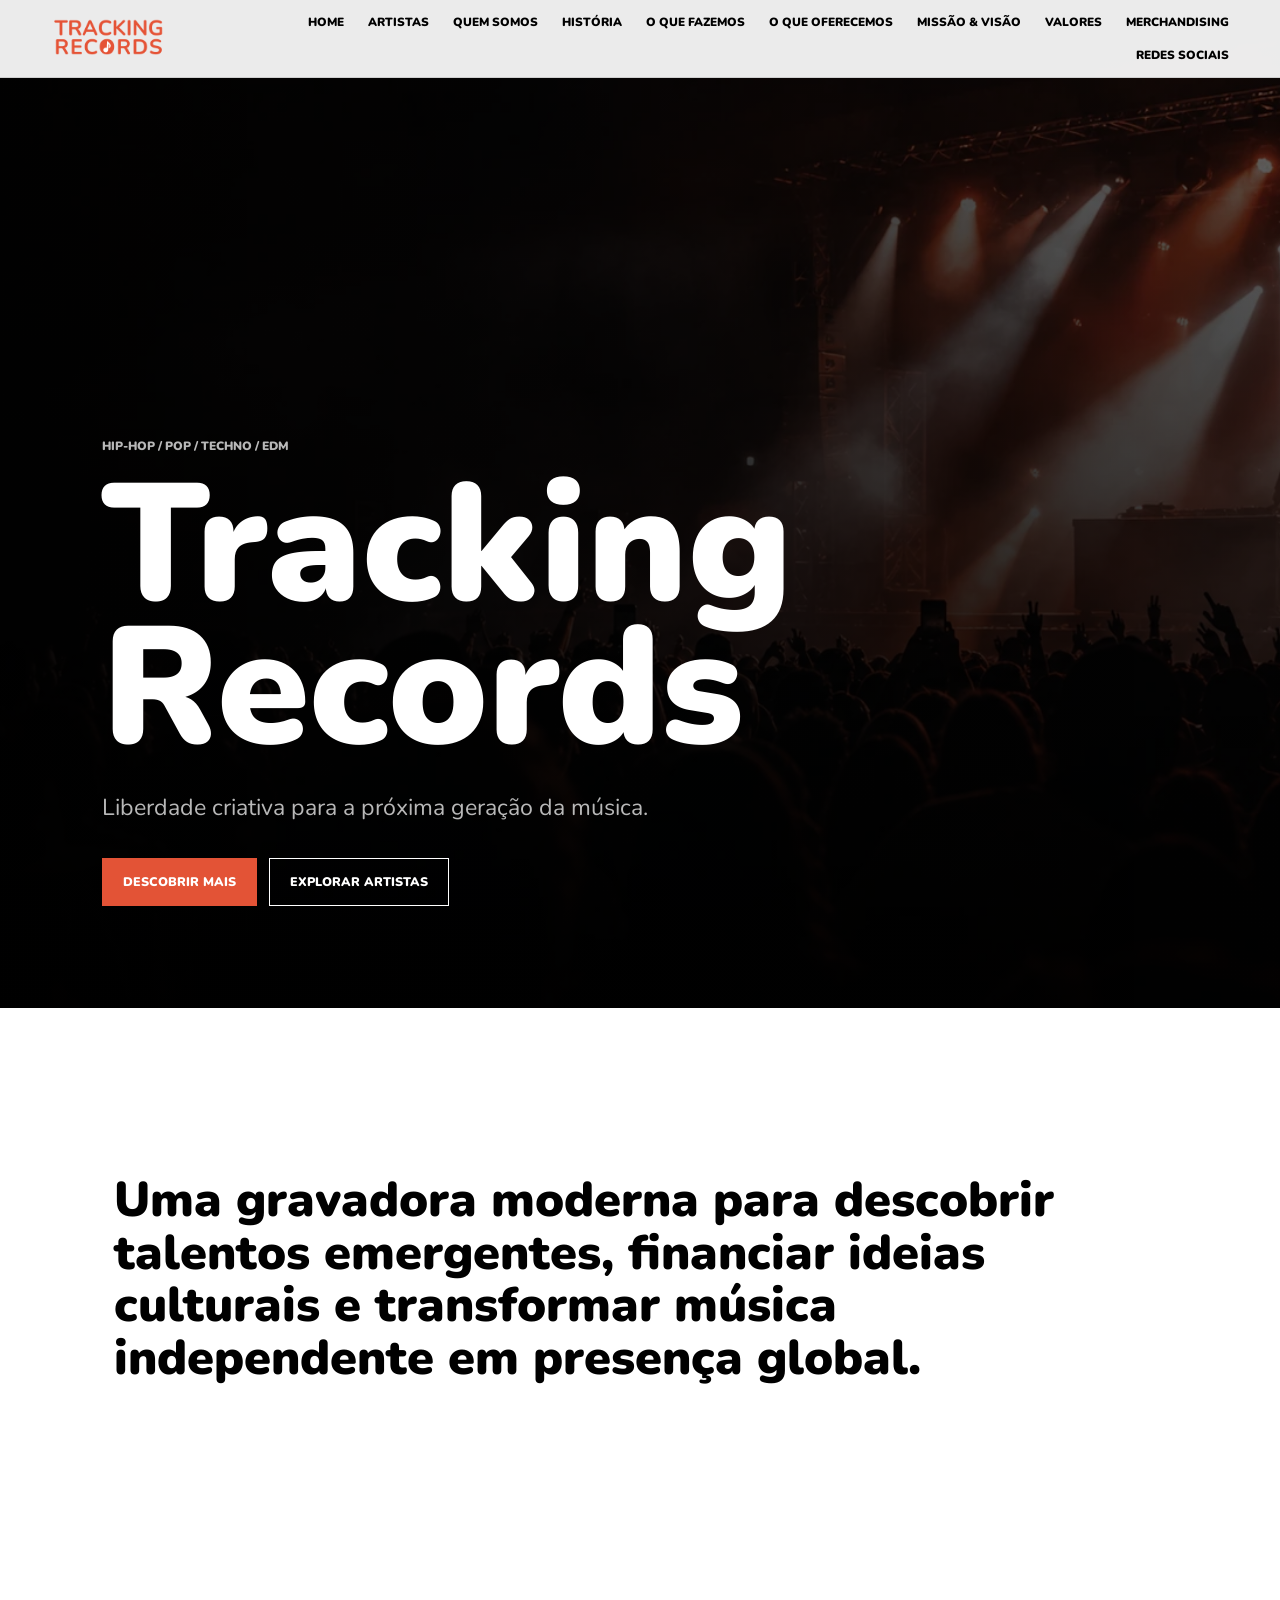
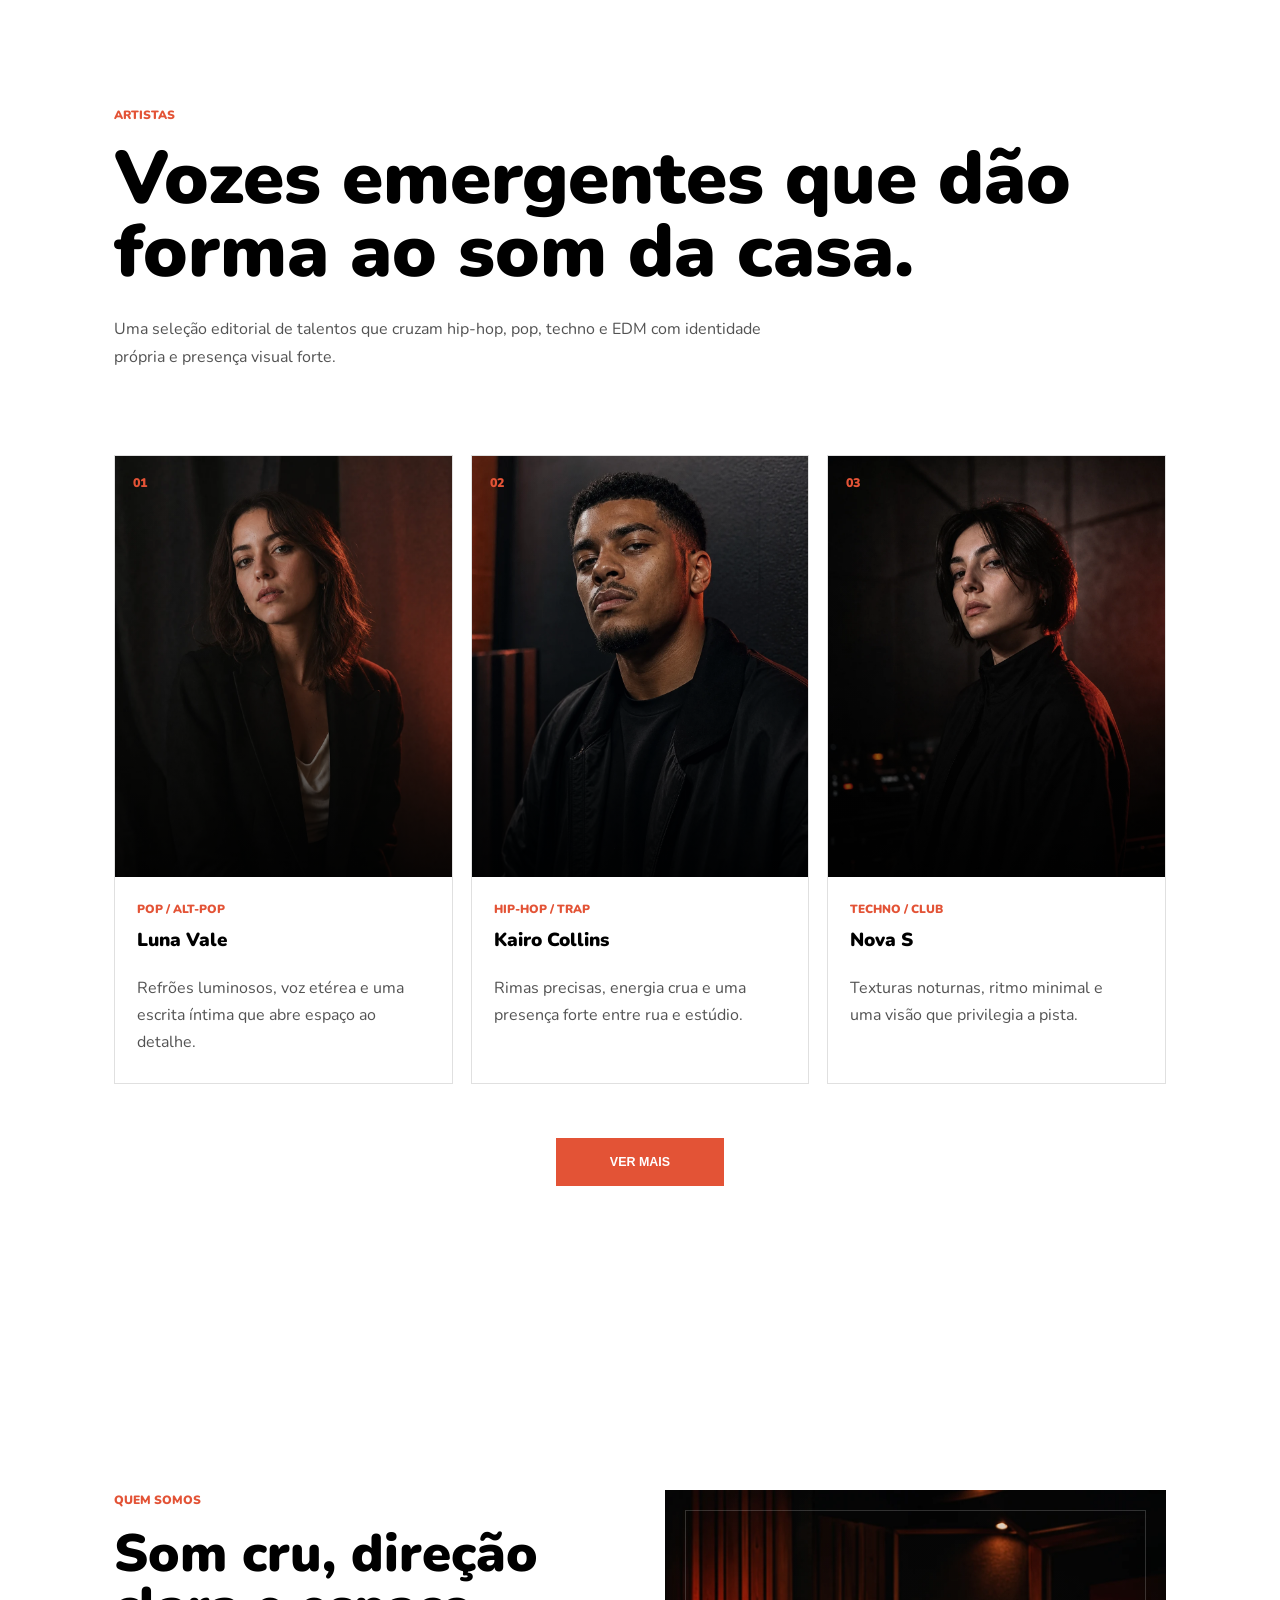
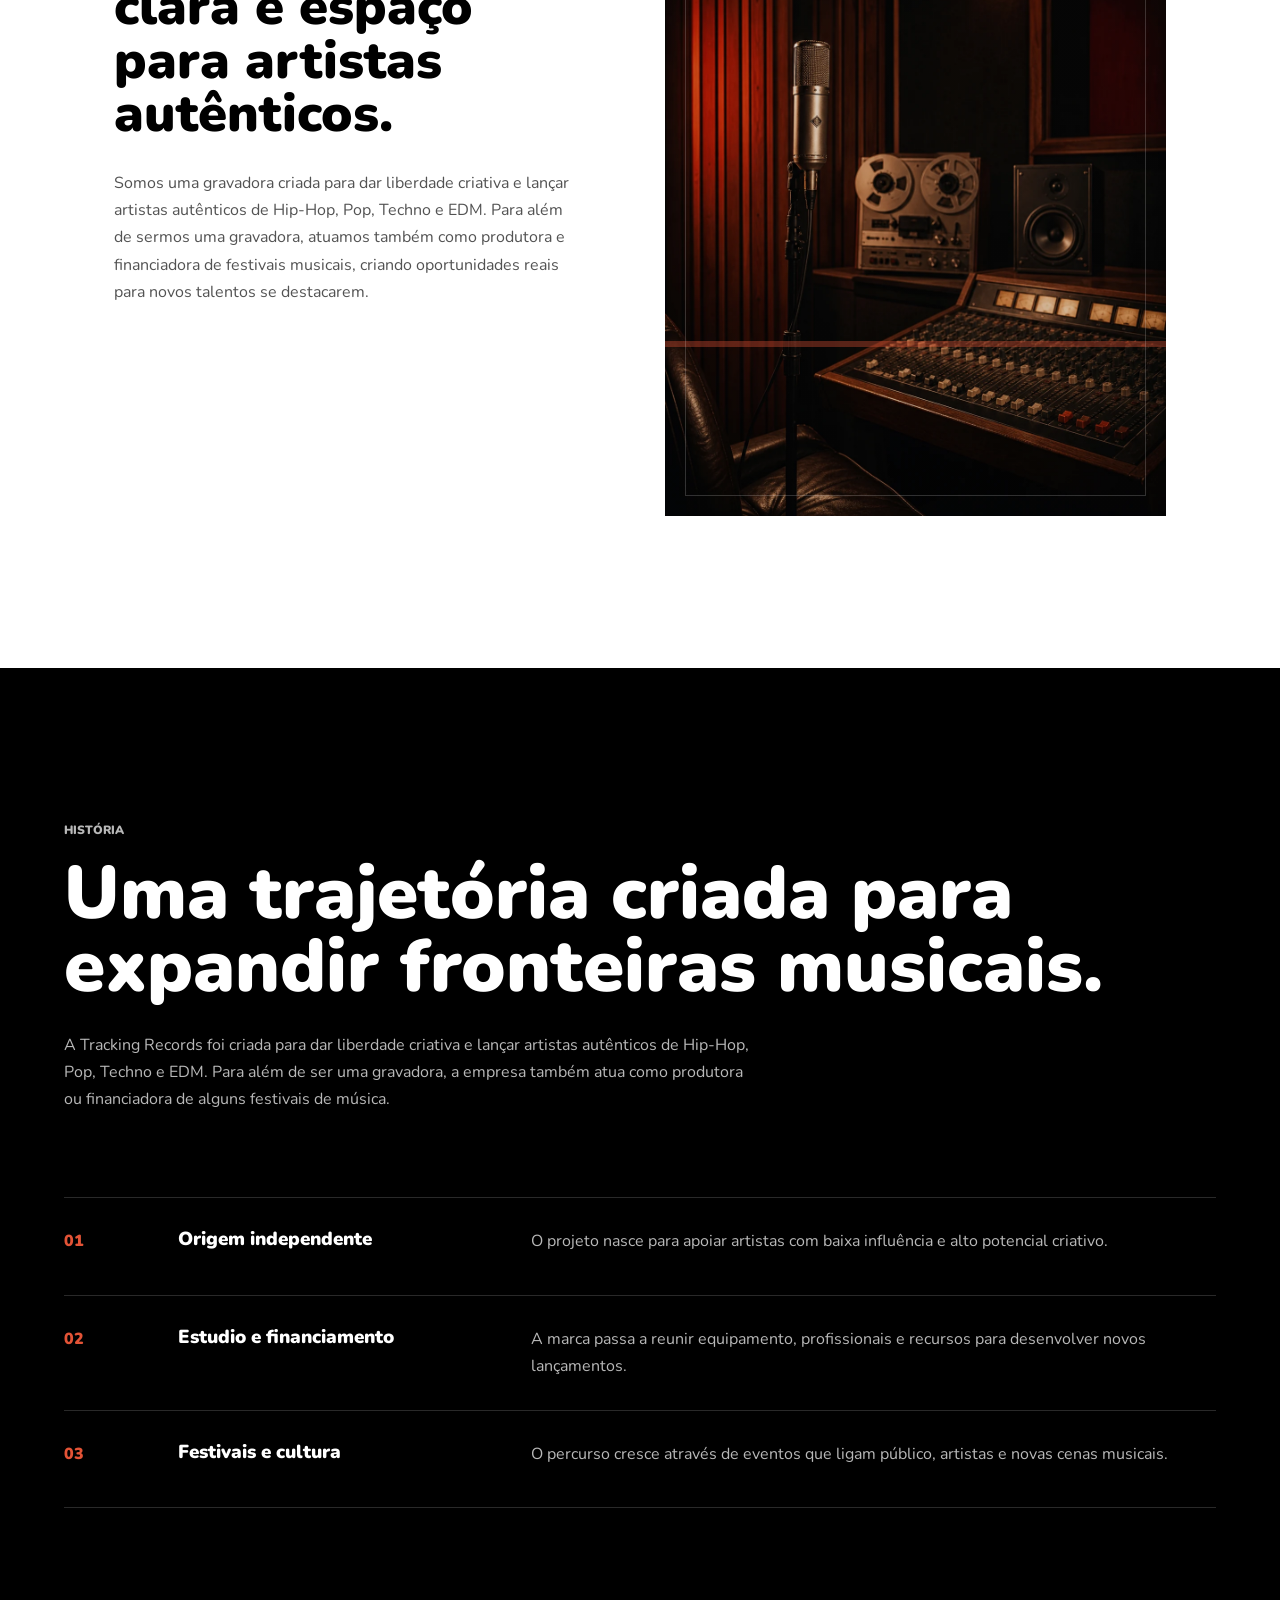
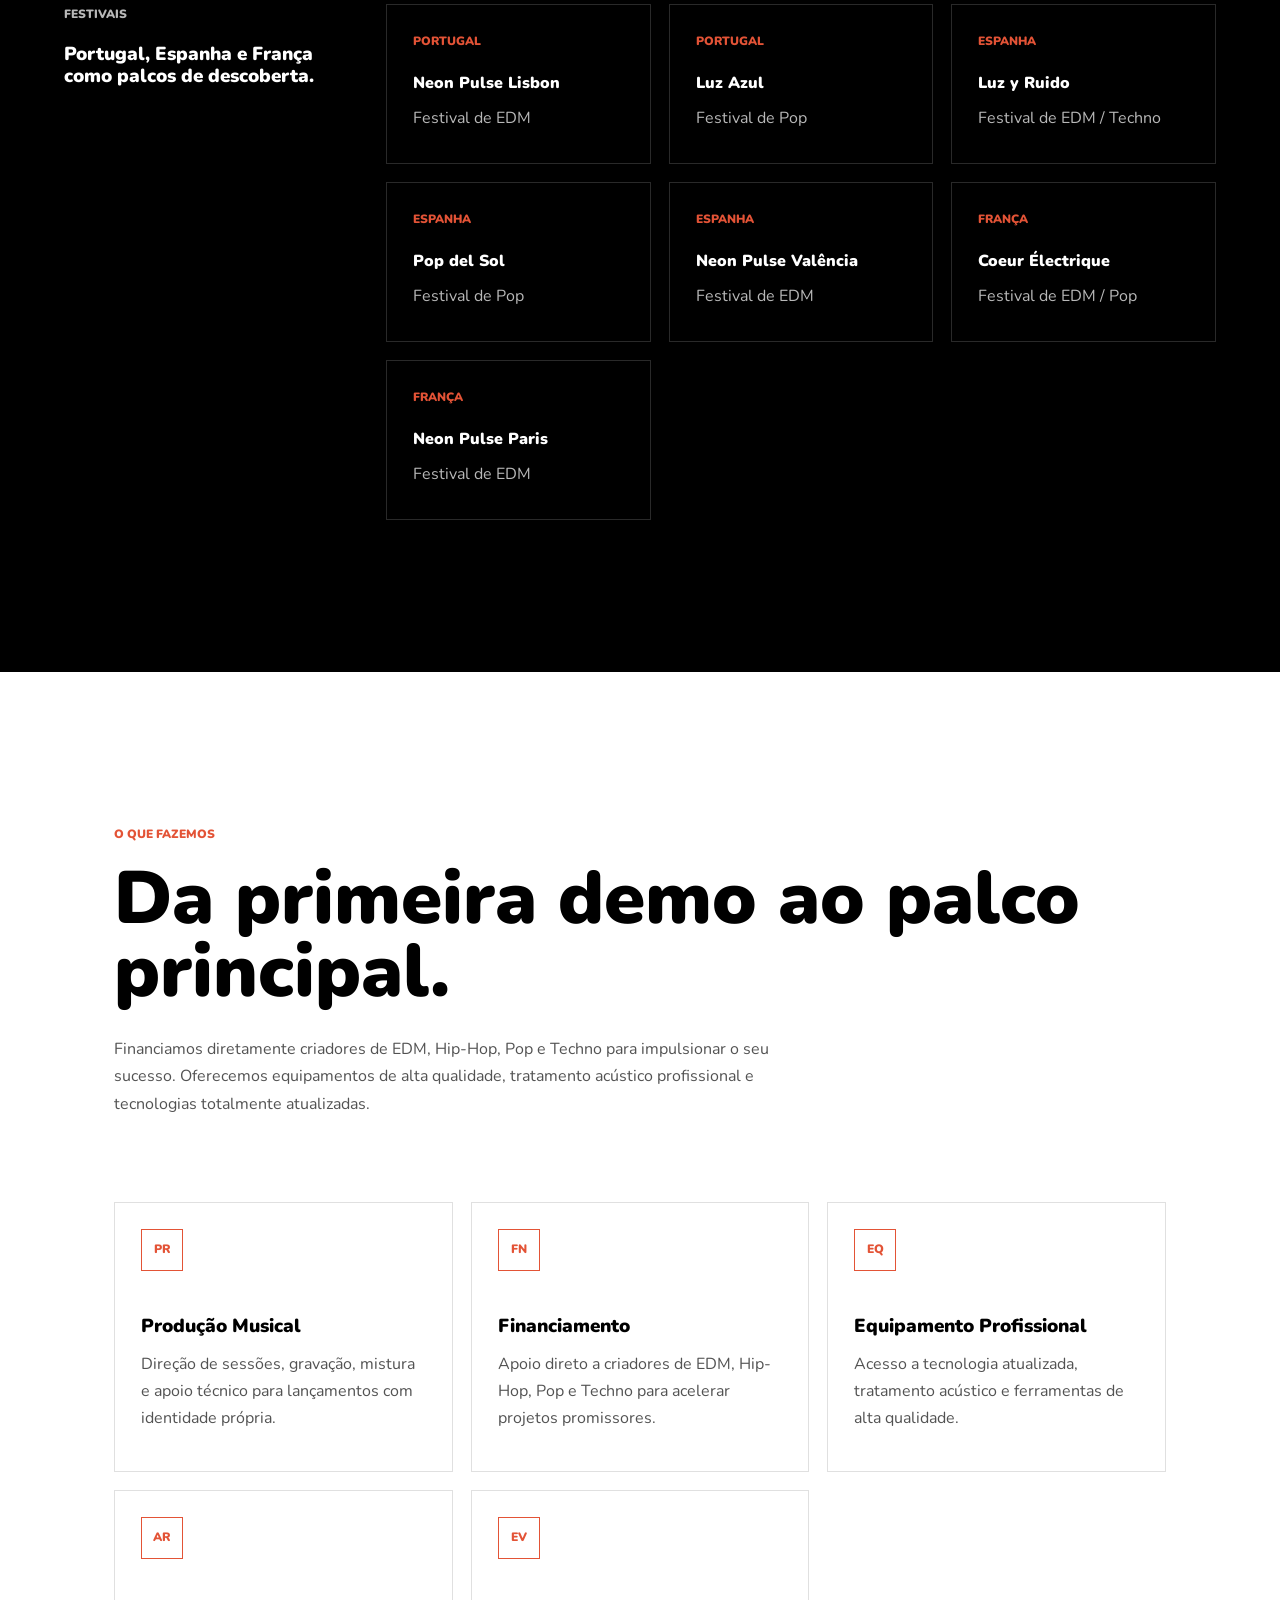
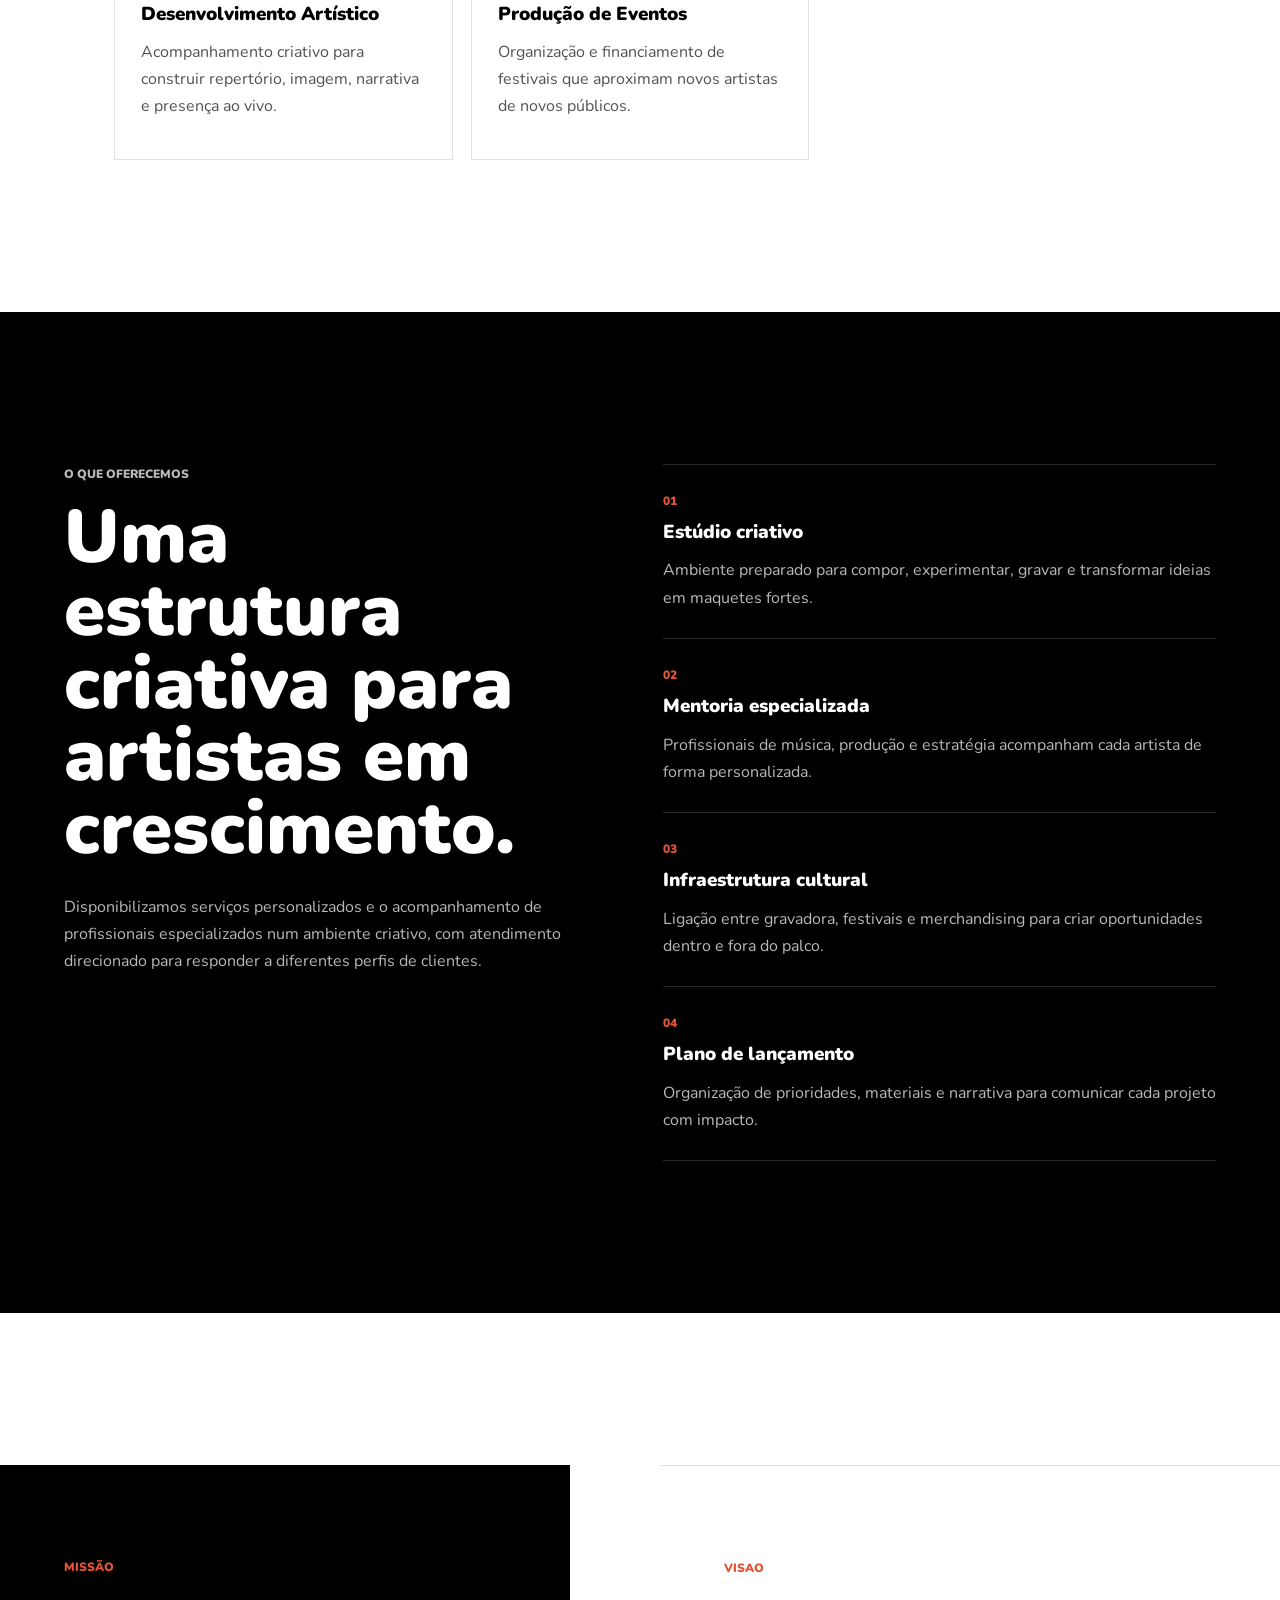
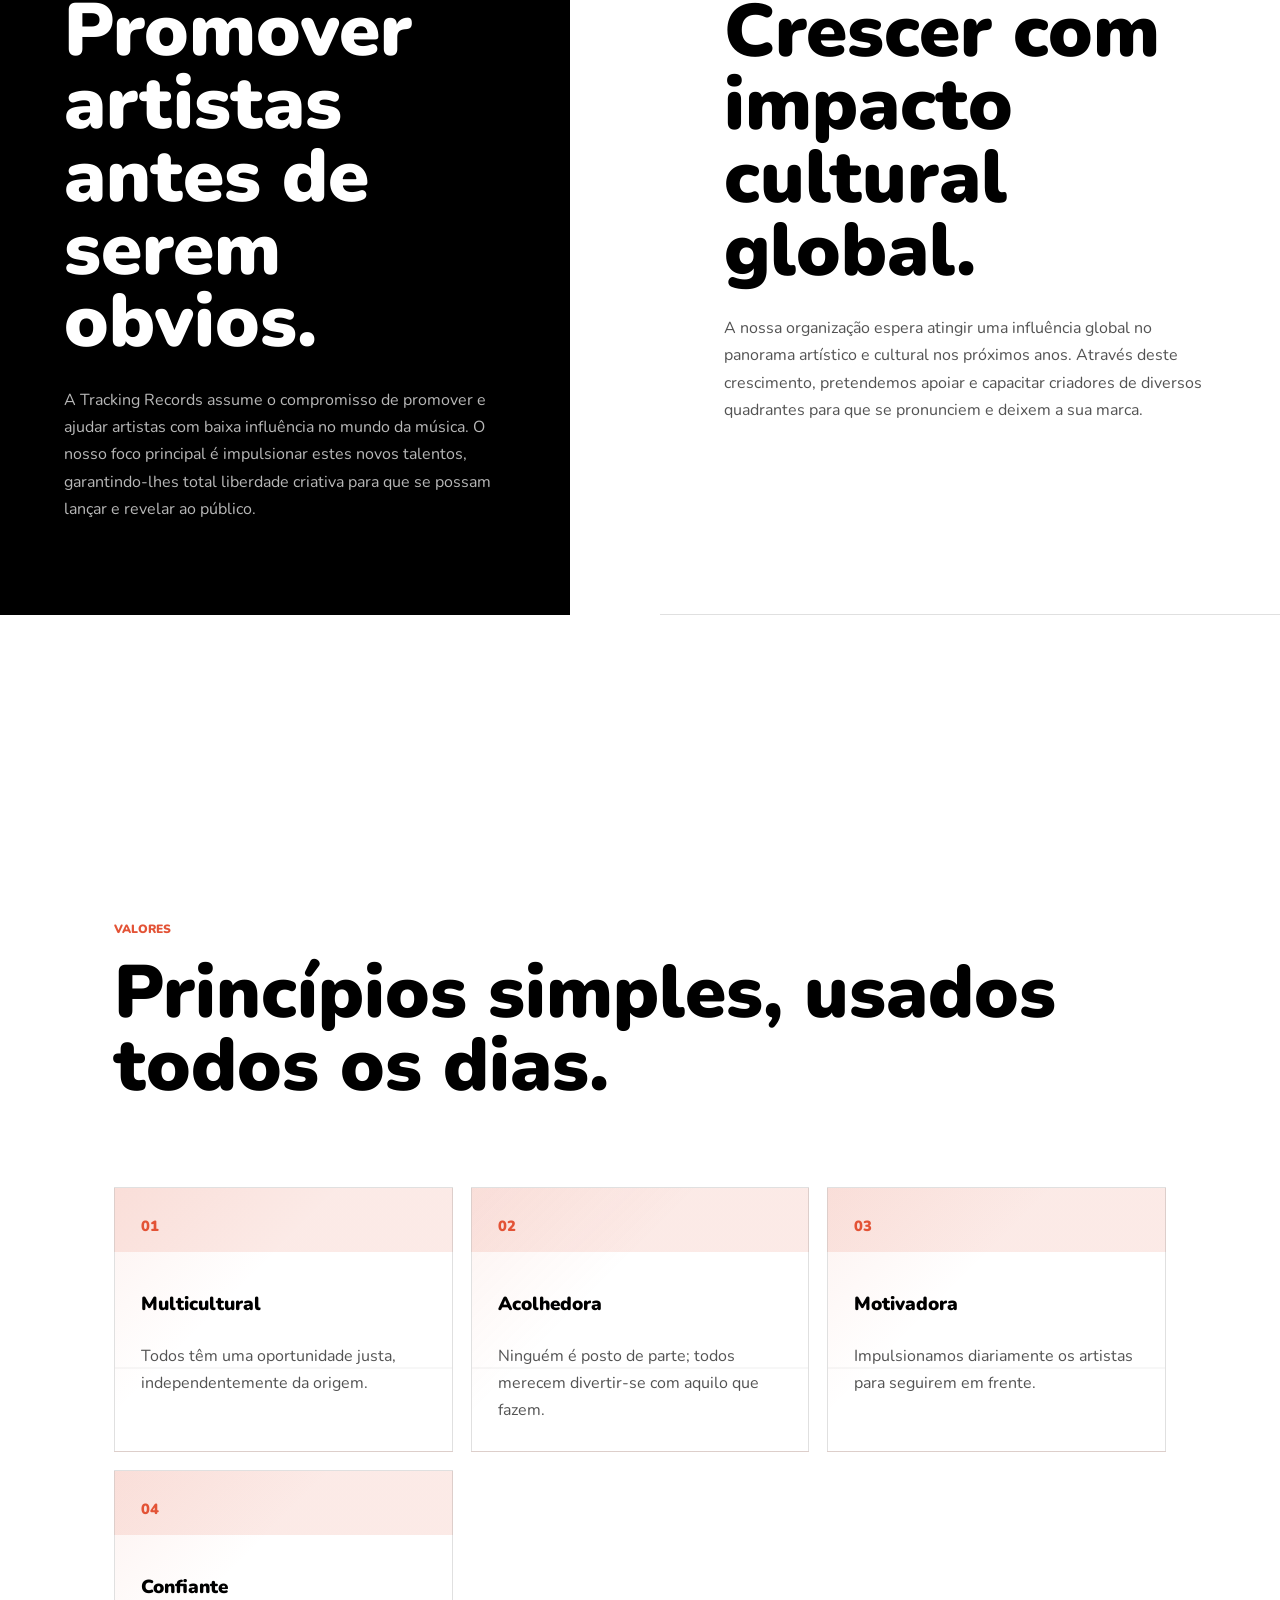
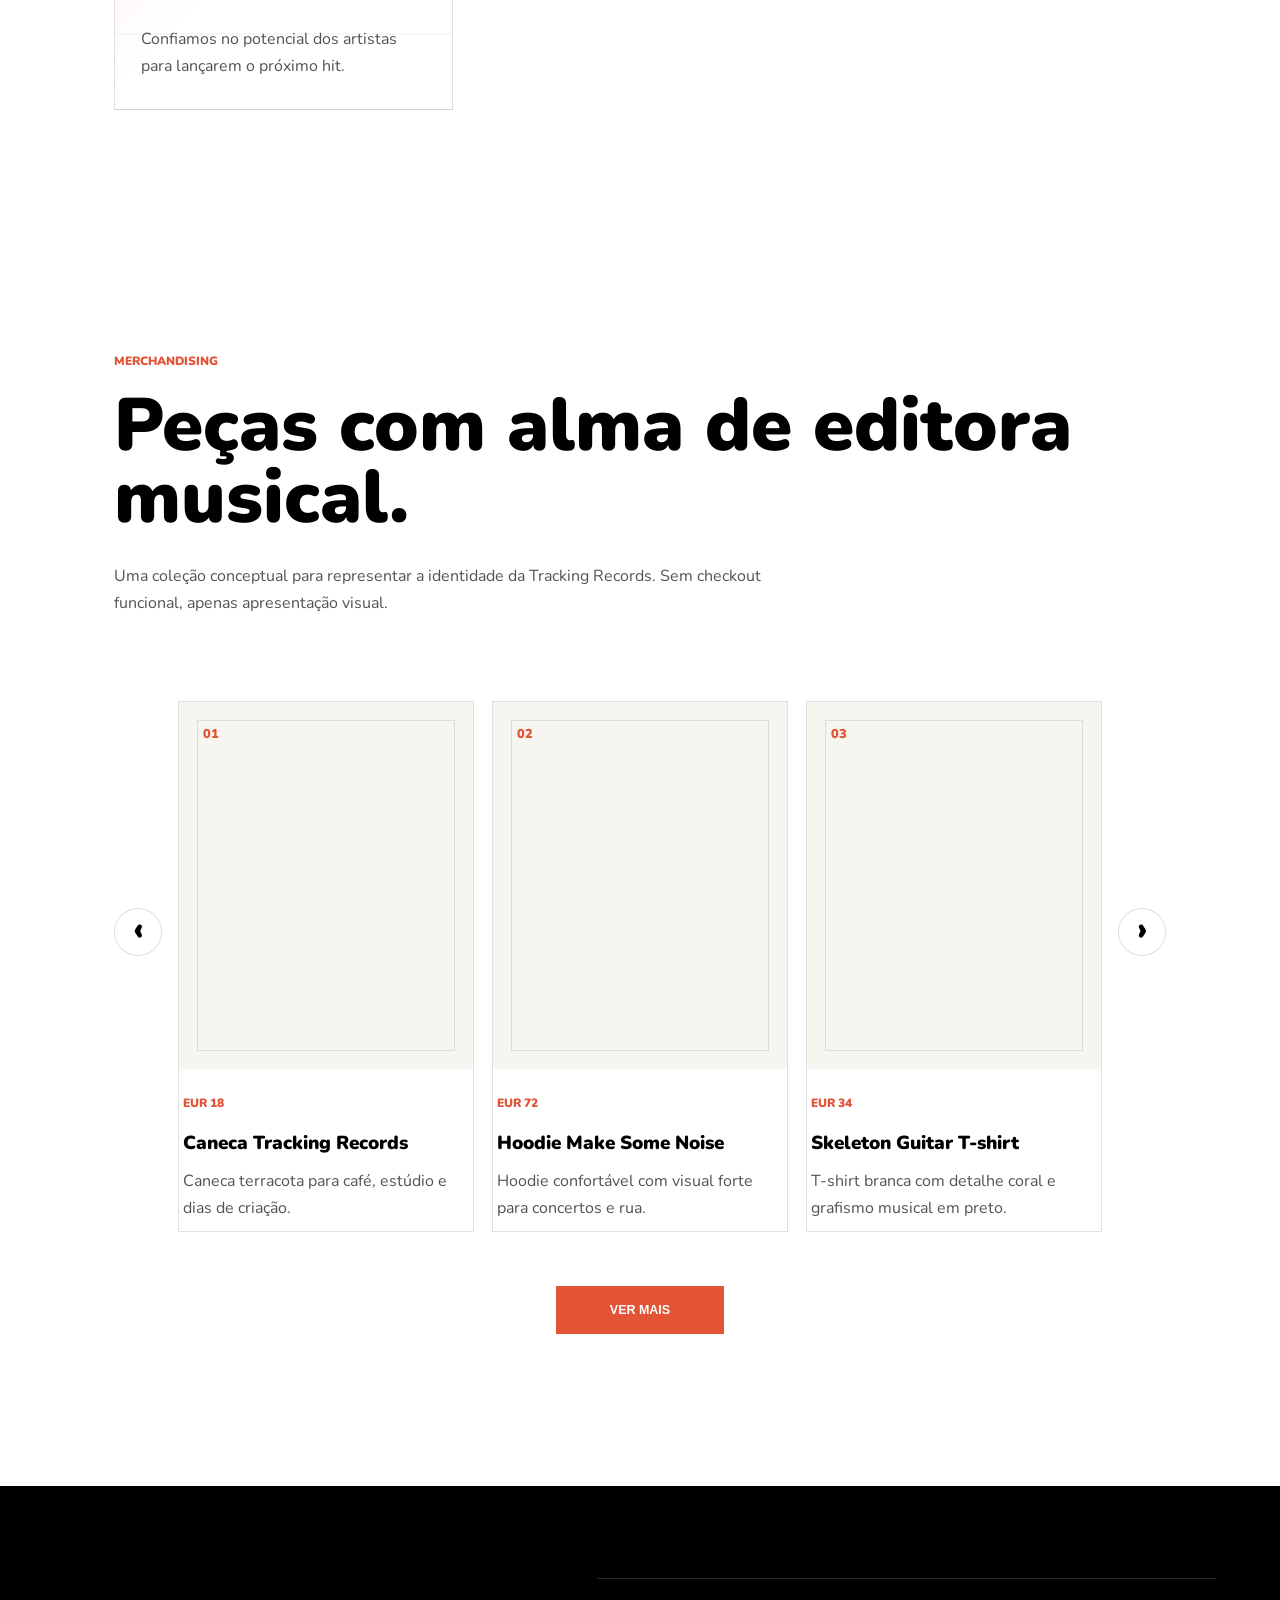
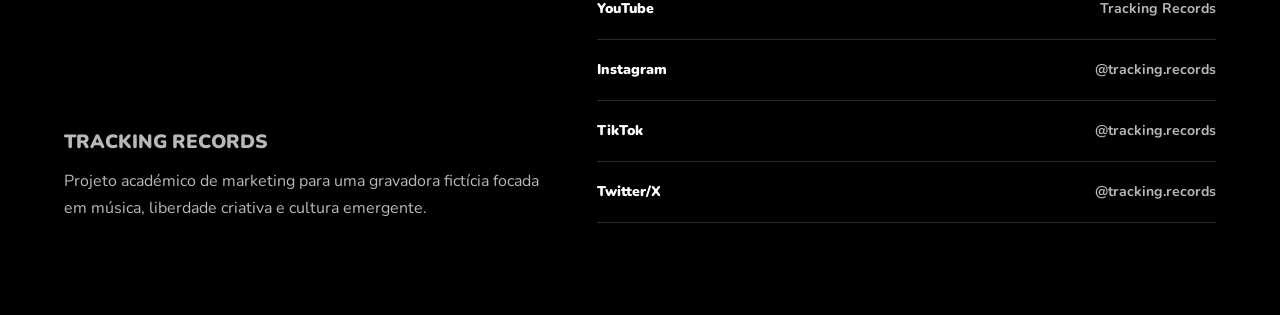
<file: index.html>
<!DOCTYPE html>
<html lang="pt-PT">
  <head>
    <meta charset="UTF-8" />
    <meta name="viewport" content="width=device-width, initial-scale=1.0" />
    <meta
      name="description"
      content="Website fictício premium da Tracking Records, gravadora musical focada em artistas emergentes de Hip-Hop, Pop, Techno e EDM."
    />
    <title>Tracking Records | Gravadora Musical</title>
    <link rel="preconnect" href="https://fonts.googleapis.com" />
    <link rel="preconnect" href="https://fonts.gstatic.com" crossorigin />
    <link
      href="https://fonts.googleapis.com/css2?family=Nunito:wght@300;400;500;600;700;800;900&display=swap"
      rel="stylesheet"
    />
    <link rel="stylesheet" href="style.css" />
  </head>
  <body>
    <header class="site-header" data-header>
      <a class="brand-mark" href="#home" aria-label="Tracking Records - Home">
        <img src="assets/Logo/Artboard 7.png" alt="Tracking Records" />
      </a>

      <button class="menu-toggle" type="button" aria-label="Abrir menu" data-menu-toggle>
        <span></span>
        <span></span>
      </button>

      <nav class="main-nav" aria-label="Navegação principal" data-nav>
        <a href="#home">Home</a>
        <a href="#artistas">Artistas</a>
        <a href="#quem-somos">Quem Somos</a>
        <a href="#historia">História</a>
        <a href="#fazemos">O Que Fazemos</a>
        <a href="#oferecemos">O Que Oferecemos</a>
        <a href="#missao-visao">Missão & Visão</a>
        <a href="#valores">Valores</a>
        <a href="#merchandising">Merchandising</a>
        <a href="#redes">Redes Sociais</a>
      </nav>
    </header>

    <main>
      <section class="hero section-dark" id="home">
        <div class="hero-content reveal">
          <p class="eyebrow">Hip-Hop / Pop / Techno / EDM</p>
          <h1>Tracking Records</h1>
          <p class="hero-copy">
            Liberdade criativa para a próxima geração da música.
          </p>
          <div class="button-row">
            <a class="button button-primary" href="#quem-somos">Descobrir Mais</a>
            <a class="button button-secondary" href="#artistas">Explorar Artistas</a>
          </div>
        </div>
      </section>

      <section class="intro-strip reveal" aria-label="Introducao">
        <p>
          Uma gravadora moderna para descobrir talentos emergentes, financiar ideias
          culturais e transformar música independente em presença global.
        </p>
      </section>

      <section class="content-section artists-section" id="artistas">
        <div class="section-heading reveal artists-heading">
          <p class="eyebrow">Artistas</p>
          <h2>Vozes emergentes que dão forma ao som da casa.</h2>
          <p>
            Uma seleção editorial de talentos que cruzam hip-hop, pop, techno e EDM
            com identidade própria e presença visual forte.
          </p>
        </div>
        <div class="artist-grid" data-artists></div>
        <div class="artist-actions reveal">
          <button class="button button-primary more-button" type="button" data-merch-modal-open data-modal-kicker="Artistas">
            Ver mais
          </button>
        </div>
      </section>

      <section class="content-section split-section" id="quem-somos">
        <div class="section-copy about-copy reveal">
          <p class="eyebrow">Quem Somos</p>
          <h2>Som cru, direção clara e espaço para artistas autênticos.</h2>
          <p>
            Somos uma gravadora criada para dar liberdade criativa e lançar artistas
            autênticos de Hip-Hop, Pop, Techno e EDM. Para além de sermos uma
            gravadora, atuamos também como produtora e financiadora de festivais
            musicais, criando oportunidades reais para novos talentos se destacarem.
          </p>
        </div>
        <div class="editorial-image reveal">
          <img
            src="assets/sections/quem-somos-studio-vintage.webp"
            alt="Estudio vintage simples com microfone, mesa analogica e gravador de fita"
          />
        </div>
      </section>

      <section class="content-section section-dark" id="historia">
        <div class="section-heading reveal">
          <p class="eyebrow">História</p>
          <h2>Uma trajetória criada para expandir fronteiras musicais.</h2>
          <p>
            A Tracking Records foi criada para dar liberdade criativa e lançar artistas
            autênticos de Hip-Hop, Pop, Techno e EDM. Para além de ser uma gravadora,
            a empresa também atua como produtora ou financiadora de alguns festivais
            de música.
          </p>
        </div>

        <div class="timeline reveal">
          <article>
            <span>01</span>
            <h3>Origem independente</h3>
            <p>
              O projeto nasce para apoiar artistas com baixa influência e alto
              potencial criativo.
            </p>
          </article>
          <article>
            <span>02</span>
            <h3>Estudio e financiamento</h3>
            <p>
              A marca passa a reunir equipamento, profissionais e recursos para
              desenvolver novos lançamentos.
            </p>
          </article>
          <article>
            <span>03</span>
            <h3>Festivais e cultura</h3>
            <p>
              O percurso cresce através de eventos que ligam público, artistas e
              novas cenas musicais.
            </p>
          </article>
        </div>

        <div class="festival-region reveal">
          <div class="region-copy">
            <p class="eyebrow">Festivais</p>
            <h3>Portugal, Espanha e França como palcos de descoberta.</h3>
          </div>
          <div class="festival-grid" data-festivals></div>
        </div>
      </section>

      <section class="content-section" id="fazemos">
        <div class="section-heading reveal">
          <p class="eyebrow">O Que Fazemos</p>
          <h2>Da primeira demo ao palco principal.</h2>
          <p>
            Financiamos diretamente criadores de EDM, Hip-Hop, Pop e Techno para
            impulsionar o seu sucesso. Oferecemos equipamentos de alta qualidade,
            tratamento acústico profissional e tecnologias totalmente atualizadas.
          </p>
        </div>
        <div class="service-grid" data-services></div>
      </section>

      <section class="content-section offer-section section-dark" id="oferecemos">
        <div class="section-copy reveal">
          <p class="eyebrow">O Que Oferecemos</p>
          <h2>Uma estrutura criativa para artistas em crescimento.</h2>
          <p>
            Disponibilizamos serviços personalizados e o acompanhamento de profissionais
            especializados num ambiente criativo, com atendimento direcionado para
            responder a diferentes perfis de clientes.
          </p>
        </div>
        <div class="offer-list reveal" data-offers></div>
      </section>

      <section class="content-section mission-section" id="missao-visao">
        <article class="mission-panel reveal">
          <p class="eyebrow">Missão</p>
          <h2>Promover artistas antes de serem obvios.</h2>
          <p>
            A Tracking Records assume o compromisso de promover e ajudar artistas com
            baixa influência no mundo da música. O nosso foco principal é impulsionar
            estes novos talentos, garantindo-lhes total liberdade criativa para que se
            possam lançar e revelar ao público.
          </p>
        </article>
        <article class="mission-panel reveal">
          <p class="eyebrow">Visao</p>
          <h2>Crescer com impacto cultural global.</h2>
          <p>
            A nossa organização espera atingir uma influência global no panorama
            artístico e cultural nos próximos anos. Através deste crescimento,
            pretendemos apoiar e capacitar criadores de diversos quadrantes para que
            se pronunciem e deixem a sua marca.
          </p>
        </article>
      </section>

      <section class="content-section" id="valores">
        <div class="section-heading reveal">
          <p class="eyebrow">Valores</p>
          <h2>Princípios simples, usados todos os dias.</h2>
        </div>
        <div class="value-grid" data-values></div>
      </section>

      <section class="content-section merch-section" id="merchandising">
        <div class="section-heading reveal">
          <p class="eyebrow">Merchandising</p>
          <h2>Peças com alma de editora musical.</h2>
          <p>
            Uma coleção conceptual para representar a identidade da Tracking Records.
            Sem checkout funcional, apenas apresentação visual.
          </p>
        </div>
        <div class="merch-grid" data-merch></div>
        <div class="merch-actions reveal">
          <button class="button button-primary more-button" type="button" data-merch-modal-open data-modal-kicker="Merchandising">
            Ver mais
          </button>
        </div>
      </section>
    </main>

    <footer class="site-footer section-dark" id="redes">
      <div class="footer-main">
        <p class="footer-brand">Tracking Records</p>
        <p>
          Projeto académico de marketing para uma gravadora fictícia focada em
          música, liberdade criativa e cultura emergente.
        </p>
      </div>
      <div class="social-grid" aria-label="Redes sociais">
        <a href="#" aria-label="YouTube Tracking Records">YouTube <span>Tracking Records</span></a>
        <a href="#" aria-label="Instagram tracking.records">Instagram <span>@tracking.records</span></a>
        <a href="#" aria-label="TikTok tracking.records">TikTok <span>@tracking.records</span></a>
        <a href="#" aria-label="Twitter X tracking.records">Twitter/X <span>@tracking.records</span></a>
      </div>
    </footer>

    <div class="site-modal" role="dialog" aria-modal="true" aria-hidden="true" aria-labelledby="merch-modal-title" data-merch-modal>
      <div class="site-modal-panel">
        <button class="modal-close" type="button" aria-label="Fechar popup" data-merch-modal-close>&times;</button>
        <p class="eyebrow" data-modal-kicker>Tracking Records</p>
        <h3 id="merch-modal-title">P&aacute;gina ainda indispon&iacute;vel</h3>
        <p>Pedimos desculpa, mas a p&aacute;gina ainda n&atilde;o est&aacute; dispon&iacute;vel.</p>
      </div>
    </div>

    <script src="artist-data.js"></script>
    <script src="script.js"></script>
  </body>
</html>
</file>
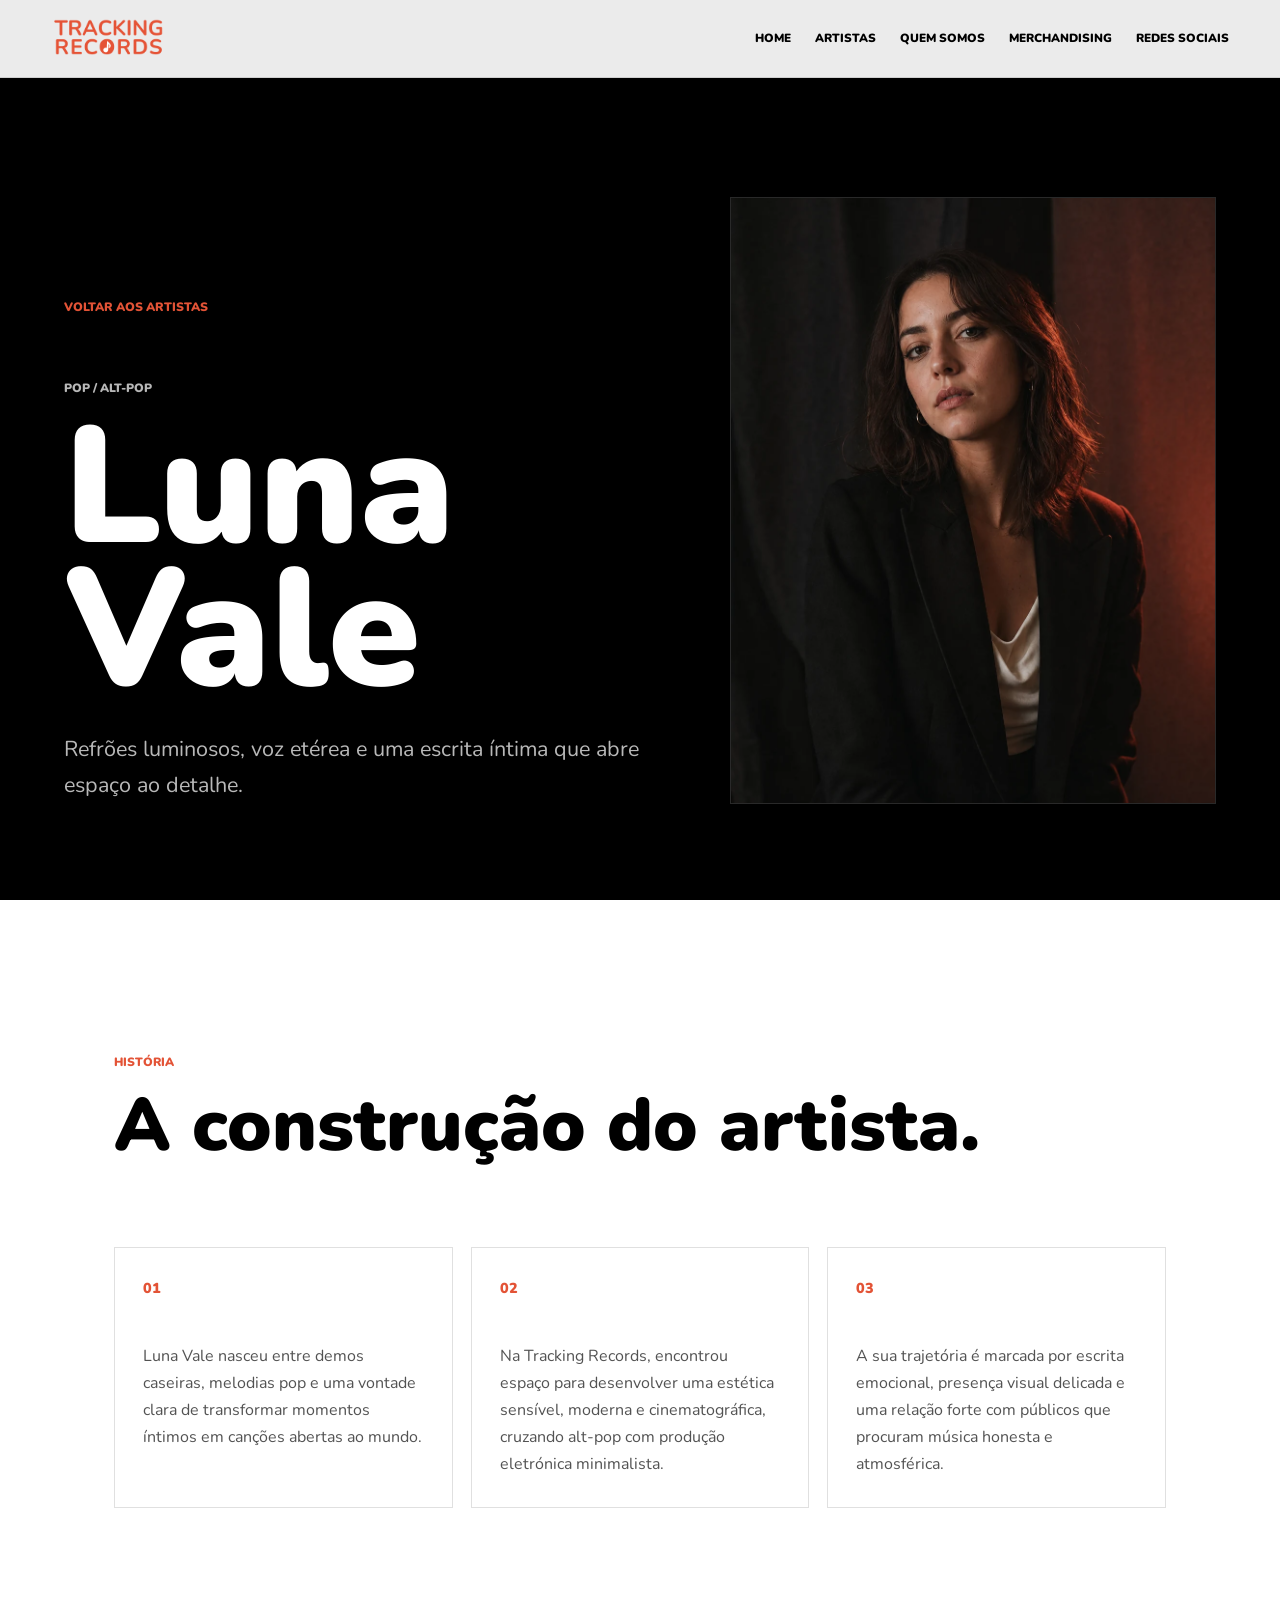
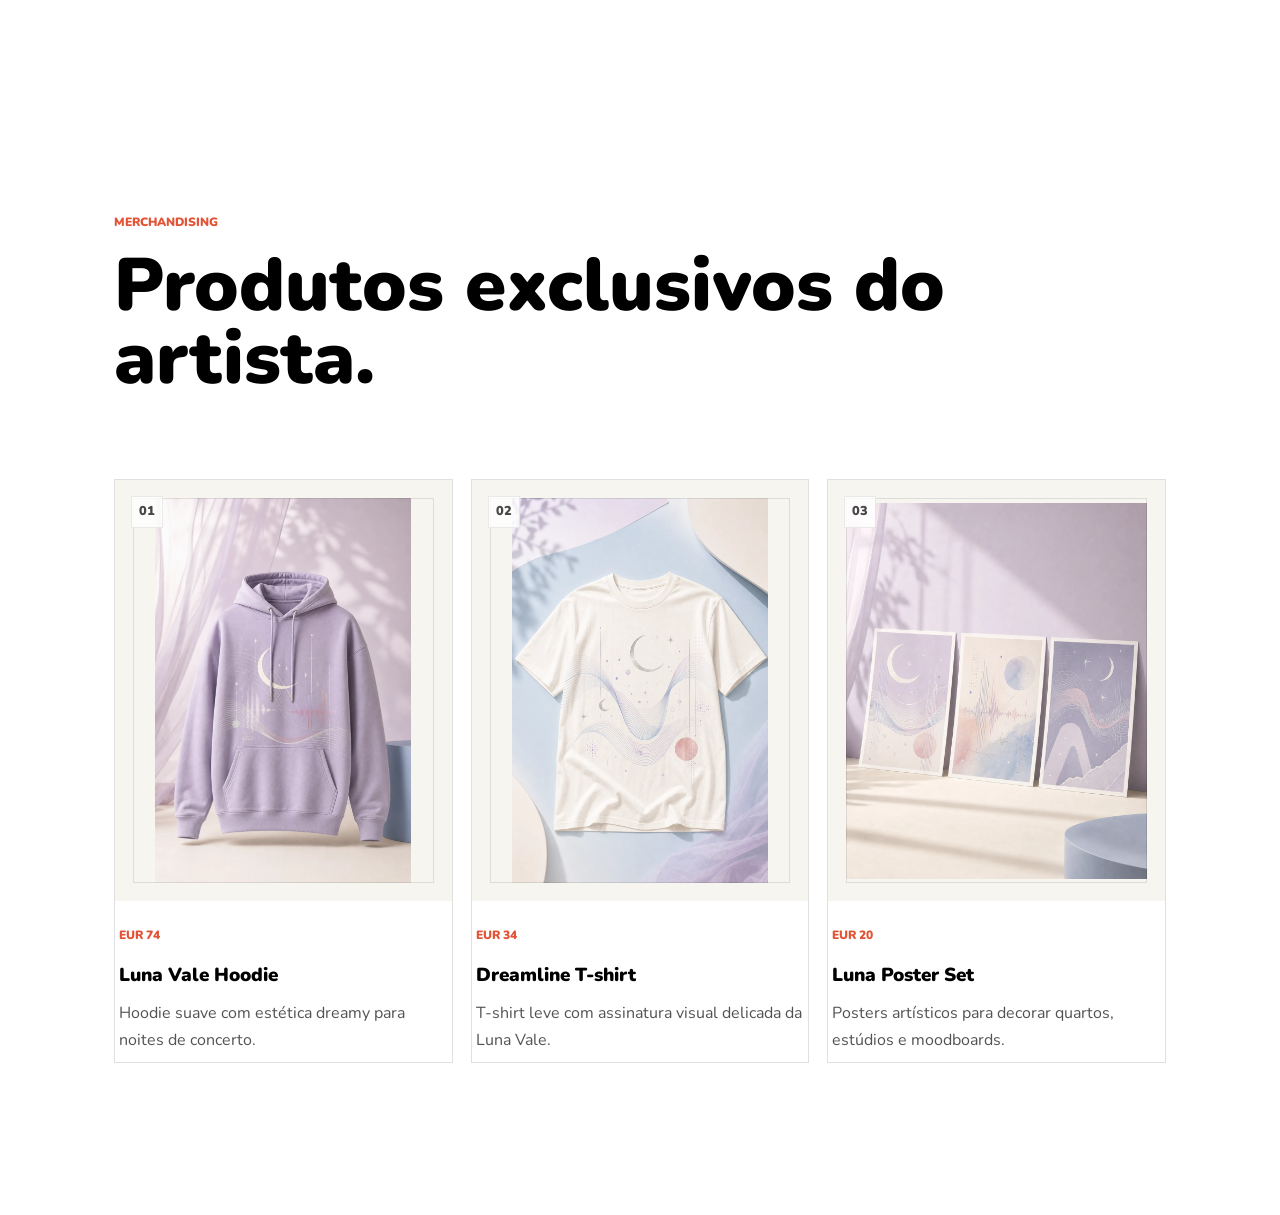
<file: artist.html>
<!DOCTYPE html>
<html lang="pt-PT">
  <head>
    <meta charset="UTF-8" />
    <meta name="viewport" content="width=device-width, initial-scale=1.0" />
    <meta
      name="description"
      content="Página de artista da Tracking Records com história e merchandising."
    />
    <title>Artista | Tracking Records</title>
    <link rel="preconnect" href="https://fonts.googleapis.com" />
    <link rel="preconnect" href="https://fonts.gstatic.com" crossorigin />
    <link
      href="https://fonts.googleapis.com/css2?family=Nunito:wght@300;400;500;600;700;800;900&display=swap"
      rel="stylesheet"
    />
    <link rel="stylesheet" href="style.css" />
  </head>
  <body>
    <header class="site-header" data-header>
      <a class="brand-mark" href="index.html#home" aria-label="Tracking Records - Home">
        <img src="assets/Logo/Artboard 7.png" alt="Tracking Records" />
      </a>

      <button class="menu-toggle" type="button" aria-label="Abrir menu" data-menu-toggle>
        <span></span>
        <span></span>
      </button>

      <nav class="main-nav" aria-label="Navegação principal" data-nav>
        <a href="index.html#home">Home</a>
        <a href="index.html#artistas">Artistas</a>
        <a href="index.html#quem-somos">Quem Somos</a>
        <a href="index.html#merchandising">Merchandising</a>
        <a href="index.html#redes">Redes Sociais</a>
      </nav>
    </header>

    <main class="artist-page">
      <section class="artist-detail-hero section-dark">
        <div class="artist-detail-copy reveal">
          <a class="back-link" href="index.html#artistas">Voltar aos artistas</a>
          <p class="eyebrow" data-artist-genre></p>
          <h1 data-artist-name></h1>
          <p class="artist-detail-bio" data-artist-bio></p>
        </div>
        <div class="artist-detail-visual reveal">
          <img data-artist-image alt="" />
        </div>
      </section>

      <section class="content-section artist-story-section">
        <div class="section-heading reveal">
          <p class="eyebrow">História</p>
          <h2>A construção do artista.</h2>
        </div>
        <div class="artist-story" data-artist-story></div>
      </section>

      <section class="content-section artist-products-section">
        <div class="section-heading reveal">
          <p class="eyebrow">Merchandising</p>
          <h2>Produtos exclusivos do artista.</h2>
        </div>
        <div class="artist-products-grid" data-artist-products></div>
      </section>
    </main>

    <script src="artist-data.js"></script>
    <script src="artist-page.js"></script>
  </body>
</html>
</file>
<file: style.css>
:root {
  --black: #000000;
  --white: #ffffff;
  --terracotta: #e35336;
  --ink-soft: rgba(0, 0, 0, 0.68);
  --white-soft: rgba(255, 255, 255, 0.72);
  --line-dark: rgba(0, 0, 0, 0.12);
  --line-light: rgba(255, 255, 255, 0.16);
  --header-height: 78px;
  --max-width: 1180px;
}

* {
  box-sizing: border-box;
}

html {
  scroll-behavior: smooth;
}

body {
  margin: 0;
  background: var(--white);
  color: var(--black);
  font-family: "Nunito", Arial, sans-serif;
  font-size: 16px;
  line-height: 1.7;
}

body.menu-open {
  overflow: hidden;
}

a {
  color: inherit;
  text-decoration: none;
}

button,
a {
  -webkit-tap-highlight-color: transparent;
}

h1,
h2,
h3,
h4,
p {
  margin-top: 0;
}

h1 {
  font-size: clamp(4rem, 13vw, 10.75rem);
  font-weight: 900;
  letter-spacing: 0;
  line-height: 0.86;
  margin-bottom: 28px;
  max-width: 980px;
}

h2 {
  font-size: clamp(2.25rem, 5.8vw, 5.4rem);
  font-weight: 900;
  letter-spacing: 0;
  line-height: 0.98;
  margin-bottom: 28px;
}

h3 {
  font-size: 1.18rem;
  font-weight: 900;
  line-height: 1.18;
  margin-bottom: 14px;
}

h4 {
  font-size: 1rem;
  font-weight: 900;
  margin-bottom: 8px;
}

p {
  color: var(--ink-soft);
  margin-bottom: 0;
}

.section-dark {
  background: var(--black);
  color: var(--white);
}

.section-dark p {
  color: var(--white-soft);
}

/* Fixed navigation */
.site-header {
  align-items: center;
  background: rgba(255, 255, 255, 0.92);
  border-bottom: 1px solid var(--line-dark);
  display: flex;
  gap: 28px;
  height: var(--header-height);
  justify-content: space-between;
  left: 0;
  padding: 0 clamp(18px, 4vw, 56px);
  position: fixed;
  right: 0;
  top: 0;
  transition: background 240ms ease, height 240ms ease;
  z-index: 30;
}

.site-header.is-scrolled {
  background: rgba(255, 255, 255, 0.98);
  height: 66px;
}

.brand-mark {
  align-items: center;
  display: inline-flex;
  flex: 0 0 auto;
  min-width: 96px;
}

.brand-mark img {
  display: block;
  height: 150px;
  max-width: 200px;
  object-fit: contain;
  width: auto;
}

.site-header.is-scrolled .brand-mark img {
  height: 150px;
}

.main-nav {
  align-items: center;
  display: flex;
  flex-wrap: wrap;
  gap: 12px 24px;
  justify-content: flex-end;
}

.main-nav a {
  font-size: 0.74rem;
  font-weight: 900;
  position: relative;
  text-transform: uppercase;
}

.main-nav a::after {
  background: var(--terracotta);
  bottom: -8px;
  content: "";
  height: 2px;
  left: 0;
  position: absolute;
  transform: scaleX(0);
  transform-origin: right;
  transition: transform 220ms ease;
  width: 100%;
}

.main-nav a:hover::after {
  transform: scaleX(1);
  transform-origin: left;
}

.menu-toggle {
  align-items: center;
  background: transparent;
  border: 0;
  cursor: pointer;
  display: none;
  height: 44px;
  justify-content: center;
  padding: 0;
  width: 44px;
}

.menu-toggle span {
  background: var(--black);
  display: block;
  height: 2px;
  position: absolute;
  transition: transform 220ms ease;
  width: 25px;
}

.menu-toggle span:first-child {
  transform: translateY(-5px);
}

.menu-toggle span:last-child {
  transform: translateY(5px);
}

.menu-open .menu-toggle span:first-child {
  transform: rotate(45deg);
}

.menu-open .menu-toggle span:last-child {
  transform: rotate(-45deg);
}

/* Hero with editorial placeholder art */
.hero {
  background:
    linear-gradient(90deg, rgba(0, 0, 0, 0.82), rgba(0, 0, 0, 0.46)),
    linear-gradient(180deg, rgba(0, 0, 0, 0.22), rgba(0, 0, 0, 0.88)),
    url("assets/sections/banner-concerto-cinematico.webp") center / cover no-repeat;
  min-height: min(112svh, 1180px);
  overflow: hidden;
  padding: 0;
  position: relative;
}

.hero-content {
  bottom: clamp(58px, 8vw, 108px);
  left: clamp(30px, 8vw, 120px);
  max-width: 860px;
  position: absolute;
  right: 28px;
}

.hero-copy {
  color: rgba(255, 255, 255, 0.82);
  font-size: clamp(1.08rem, 2vw, 1.45rem);
  max-width: 610px;
}

.button-row {
  display: flex;
  flex-wrap: wrap;
  gap: 12px;
  margin-top: 30px;
}

.button {
  align-items: center;
  border: 1px solid currentColor;
  display: inline-flex;
  font-size: 0.78rem;
  font-weight: 900;
  justify-content: center;
  min-height: 48px;
  padding: 0 20px;
  text-transform: uppercase;
  transition: background 220ms ease, border-color 220ms ease, color 220ms ease, transform 220ms ease;
}

.button:hover {
  transform: translateY(-3px);
}

.button-primary {
  background: var(--terracotta);
  border-color: var(--terracotta);
  color: var(--white);
}

.button-secondary {
  background: transparent;
  color: var(--white);
}

.button-secondary:hover {
  background: var(--white);
  color: var(--black);
}

.eyebrow,
.card-kicker,
.offer-number {
  color: var(--terracotta);
  display: block;
  font-size: 0.75rem;
  font-weight: 900;
  letter-spacing: 0;
  margin-bottom: 18px;
  text-transform: uppercase;
}

.intro-strip {
  margin: 0 auto;
  max-width: var(--max-width);
  padding: clamp(76px, 13vw, 168px) clamp(20px, 5vw, 64px);
}

.intro-strip p {
  color: var(--black);
  font-size: clamp(1.6rem, 3.8vw, 4rem);
  font-weight: 900;
  line-height: 1.08;
  max-width: 1050px;
}

.content-section {
  margin: 0 auto;
  max-width: var(--max-width);
  padding: clamp(82px, 12vw, 152px) clamp(20px, 5vw, 64px);
}

.artists-section {
  padding-top: clamp(88px, 12vw, 160px);
}

.artist-grid {
  display: grid;
  gap: 18px;
  grid-template-columns: repeat(3, minmax(0, 1fr));
}

.artist-card {
  border: 1px solid var(--line-dark);
  color: inherit;
  display: block;
  overflow: hidden;
  transition: border-color 220ms ease, transform 220ms ease;
}

.artist-card:hover {
  border-color: var(--terracotta);
  transform: translateY(-6px);
}

.artist-visual {
  aspect-ratio: 4 / 5;
  background: var(--black);
  overflow: hidden;
  position: relative;
}

.artist-visual::after {
  background: linear-gradient(180deg, transparent 0%, rgba(0, 0, 0, 0.1) 46%, rgba(0, 0, 0, 0.8) 100%);
  content: "";
  inset: 0;
  position: absolute;
  z-index: 1;
}

.artist-visual img {
  display: block;
  height: 100%;
  object-fit: cover;
  transition: transform 420ms ease;
  width: 100%;
}

.artist-card:hover .artist-visual img {
  transform: scale(1.04);
}

.artist-number {
  color: var(--terracotta);
  font-size: 0.78rem;
  font-weight: 900;
  left: 18px;
  position: absolute;
  top: 16px;
  z-index: 2;
}

.artist-copy {
  display: grid;
  gap: 10px;
  min-height: 178px;
  padding: 22px 22px 26px;
}

.artist-genre {
  color: var(--terracotta);
  font-size: 0.74rem;
  font-weight: 900;
  text-transform: uppercase;
}

.artist-copy p {
  max-width: 28ch;
}

.artist-detail-hero {
  align-items: end;
  display: grid;
  gap: clamp(36px, 7vw, 92px);
  grid-template-columns: minmax(0, 0.95fr) minmax(320px, 0.8fr);
  min-height: 100svh;
  padding: calc(var(--header-height) + 56px) clamp(20px, 5vw, 64px) clamp(56px, 8vw, 96px);
}

.artist-detail-copy {
  max-width: 760px;
}

.artist-detail-copy h1 {
  font-size: clamp(4.6rem, 13vw, 12rem);
}

.artist-detail-bio {
  color: rgba(255, 255, 255, 0.78);
  font-size: clamp(1rem, 2vw, 1.35rem);
  max-width: 620px;
}

.back-link {
  color: var(--terracotta);
  display: inline-flex;
  font-size: 0.76rem;
  font-weight: 900;
  margin-bottom: clamp(28px, 5vw, 60px);
  text-transform: uppercase;
}

.artist-detail-visual {
  aspect-ratio: 4 / 5;
  border: 1px solid var(--line-light);
  overflow: hidden;
}

.artist-detail-visual img {
  display: block;
  height: 100%;
  object-fit: cover;
  width: 100%;
}

.artist-story {
  display: grid;
  gap: 18px;
  grid-template-columns: repeat(3, minmax(0, 1fr));
}

.story-panel {
  border: 1px solid var(--line-dark);
  min-height: 260px;
  padding: 28px;
}

.story-index {
  color: var(--terracotta);
  display: block;
  font-size: 0.9rem;
  font-weight: 900;
  margin-bottom: 42px;
}

.artist-products-grid {
  display: grid;
  gap: 18px;
  grid-template-columns: repeat(3, minmax(0, 1fr));
}

.artist-product-card {
  border: 1px solid var(--line-dark);
  transition: border-color 220ms ease, transform 220ms ease;
}

.artist-product-card:hover {
  border-color: var(--terracotta);
  transform: translateY(-6px);
}

.artist-product-visual {
  aspect-ratio: 4 / 5;
  background: #f7f5f0;
  color: var(--black);
  display: flex;
  align-items: center;
  justify-content: center;
  overflow: hidden;
  padding: clamp(10px, 2vw, 18px);
  position: relative;
}

.artist-product-visual::after {
  border: 1px solid rgba(0, 0, 0, 0.1);
  content: "";
  inset: 18px;
  pointer-events: none;
  position: absolute;
  z-index: 2;
}

.artist-product-visual img {
  display: block;
  height: 100%;
  object-fit: contain;
  transition: transform 420ms ease;
  width: 100%;
}

.artist-product-visual .merch-number {
  background: rgba(255, 255, 255, 0.82);
  border: 1px solid rgba(0, 0, 0, 0.08);
  color: rgba(0, 0, 0, 0.72);
  left: 16px;
  padding: 4px 7px;
  top: 16px;
}

.artist-product-card:hover .artist-product-visual img {
  transform: scale(1.015);
}

.artist-product-copy {
  padding: 24px 4px 8px;
}

.content-section.section-dark {
  max-width: none;
}

.content-section.section-dark > * {
  margin-left: auto;
  margin-right: auto;
  max-width: var(--max-width);
}

.split-section,
.offer-section,
.mission-section {
  display: grid;
  gap: clamp(42px, 7vw, 92px);
  grid-template-columns: minmax(0, 0.92fr) minmax(300px, 1fr);
}

.section-copy p:not(.eyebrow),
.section-heading p:not(.eyebrow) {
  max-width: 700px;
}

.about-copy h2 {
  font-size: clamp(2rem, 4.1vw, 4rem);
  line-height: 1.02;
  max-width: 620px;
}

.editorial-image {
  aspect-ratio: 4 / 5;
  background: var(--black);
  overflow: hidden;
  position: relative;
}

.editorial-image::before {
  background:
    linear-gradient(180deg, transparent 0 72%, rgba(227, 83, 54, 0.36) 72% 73%, transparent 73%),
    linear-gradient(180deg, rgba(0, 0, 0, 0.08), rgba(0, 0, 0, 0.18));
  content: "";
  inset: 0;
  pointer-events: none;
  position: absolute;
  z-index: 1;
}

.editorial-image::after {
  border: 1px solid rgba(255, 255, 255, 0.18);
  content: "";
  inset: 20px;
  pointer-events: none;
  position: absolute;
  z-index: 2;
}

.editorial-image img {
  display: block;
  height: 100%;
  object-fit: cover;
  width: 100%;
}

.section-heading {
  margin-bottom: clamp(42px, 7vw, 84px);
}

.timeline {
  display: grid;
  gap: 0;
}

.timeline article {
  border-top: 1px solid var(--line-light);
  display: grid;
  gap: 24px;
  grid-template-columns: 90px minmax(180px, 0.48fr) minmax(0, 1fr);
  padding: 30px 0;
}

.timeline article:last-child {
  border-bottom: 1px solid var(--line-light);
}

.timeline span {
  color: var(--terracotta);
  font-weight: 900;
}

.festival-region {
  display: grid;
  gap: 32px;
  grid-template-columns: minmax(240px, 0.35fr) minmax(0, 1fr);
  margin-top: clamp(54px, 8vw, 96px);
}

.festival-grid,
.service-grid,
.value-grid,
.merch-grid {
  display: grid;
  gap: 18px;
  grid-template-columns: repeat(3, minmax(0, 1fr));
}

.festival-card,
.service-card,
.value-card,
.merch-card {
  border: 1px solid var(--line-dark);
  padding: 26px;
  transition: border-color 220ms ease, transform 220ms ease;
}

.festival-card {
  border-color: var(--line-light);
  min-height: 160px;
}

.festival-card:hover,
.service-card:hover,
.value-card:hover,
.merch-card:hover {
  border-color: var(--terracotta);
  transform: translateY(-6px);
}

.service-card {
  min-height: 270px;
}

.icon-badge {
  align-items: center;
  border: 1px solid var(--terracotta);
  color: var(--terracotta);
  display: inline-flex;
  font-size: 0.76rem;
  font-weight: 900;
  height: 42px;
  justify-content: center;
  margin-bottom: 44px;
  width: 42px;
}

.offer-list {
  border-top: 1px solid var(--line-light);
}

.offer-item {
  border-bottom: 1px solid var(--line-light);
  padding: 26px 0;
}

.offer-number {
  margin-bottom: 10px;
}

.mission-section {
  max-width: none;
  padding-left: 0;
  padding-right: 0;
}

.mission-panel {
  padding: clamp(54px, 8vw, 92px) clamp(20px, 5vw, 64px);
}

.mission-panel:first-child {
  background: var(--black);
  color: var(--white);
}

.mission-panel:first-child p:not(.eyebrow) {
  color: var(--white-soft);
}

.mission-panel:last-child {
  border-bottom: 1px solid var(--line-dark);
  border-top: 1px solid var(--line-dark);
}

.value-card {
  background:
    linear-gradient(180deg, rgba(227, 83, 54, 0.12) 0 64px, rgba(255, 255, 255, 0.98) 64px 100%);
  display: flex;
  flex-direction: column;
  gap: 14px;
  justify-content: flex-start;
  min-height: 240px;
  overflow: hidden;
  position: relative;
}

.value-card::before {
  background:
    linear-gradient(135deg, rgba(227, 83, 54, 0.08), transparent 38%),
    linear-gradient(180deg, transparent 0 68%, rgba(0, 0, 0, 0.03) 68% 69%, transparent 69% 100%);
  content: "";
  inset: 0;
  pointer-events: none;
  position: absolute;
}

.value-card > * {
  position: relative;
  z-index: 1;
}

.value-index {
  color: var(--terracotta);
  font-size: 0.92rem;
  font-weight: 900;
  letter-spacing: 0;
  margin-bottom: 40px;
  text-transform: uppercase;
}

.merch-section {
  padding-top: clamp(40px, 7vw, 92px);
}

.merch-grid.merch-carousel {
  display: block;
  grid-template-columns: none;
  overflow: visible;
  padding-inline: clamp(48px, 5vw, 76px);
  position: relative;
}

.merch-carousel-viewport {
  overflow: hidden;
}

.merch-carousel-track {
  display: flex;
  gap: 18px;
  transition: transform 640ms cubic-bezier(0.22, 1, 0.36, 1);
  will-change: transform;
}

.merch-carousel-card {
  flex: 0 0 calc((100% - 36px) / 3);
  min-width: 0;
}

.merch-carousel-button {
  align-items: center;
  background: var(--white);
  border: 1px solid var(--line-dark);
  border-radius: 50%;
  color: var(--black);
  cursor: pointer;
  display: inline-flex;
  font-family: inherit;
  font-size: 2.1rem;
  font-weight: 900;
  height: 48px;
  justify-content: center;
  line-height: 1;
  padding: 0 0 4px;
  position: absolute;
  top: clamp(180px, 18vw, 300px);
  transform: translateY(-50%);
  transition: background 220ms ease, border-color 220ms ease, color 220ms ease, transform 220ms ease;
  width: 48px;
  z-index: 5;
}

.merch-carousel-button:hover,
.merch-carousel-button:focus-visible {
  background: var(--black);
  border-color: var(--black);
  color: var(--white);
  outline: none;
  transform: translateY(-50%) scale(1.04);
}

.merch-carousel-button-prev {
  left: 0;
}

.merch-carousel-button-next {
  right: 0;
}

.merch-card {
  padding: 0;
}

.merch-visual {
  align-items: center;
  aspect-ratio: 4 / 5;
  background: #f7f5f0;
  color: var(--black);
  display: flex;
  justify-content: center;
  overflow: hidden;
  position: relative;
}

.merch-visual::after {
  border: 1px solid rgba(0, 0, 0, 0.1);
  content: "";
  inset: 18px;
  pointer-events: none;
  position: absolute;
  z-index: 2;
}

.product-photo {
  align-items: center;
  background: #f7f5f0;
  display: flex;
  inset: 0;
  justify-content: center;
  opacity: 0;
  position: absolute;
  transition: opacity 700ms ease;
}

.product-photo:nth-child(1) {
  animation: productPhotoFade 16s infinite;
}

.product-photo:nth-child(2) {
  animation: productPhotoFade 16s infinite 4s;
}

.product-photo:nth-child(3) {
  animation: productPhotoFade 16s infinite 8s;
}

.product-photo:nth-child(4) {
  animation: productPhotoFade 16s infinite 12s;
}

.product-photo span {
  color: rgba(0, 0, 0, 0.58);
  font-size: 0.76rem;
  font-weight: 900;
  text-transform: uppercase;
  z-index: 1;
}

.product-photo img {
  display: block;
  height: 100%;
  object-fit: cover;
  width: 100%;
}

@keyframes productPhotoFade {
  0%,
  20% {
    opacity: 1;
  }

  25%,
  95% {
    opacity: 0;
  }

  100% {
    opacity: 1;
  }
}

.merch-number {
  color: var(--terracotta);
  font-size: 0.8rem;
  font-weight: 900;
  left: 24px;
  position: absolute;
  top: 22px;
  z-index: 3;
}

.media-label {
  color: rgba(255, 255, 255, 0.7);
  font-size: 0.76rem;
  font-weight: 900;
  text-transform: uppercase;
  z-index: 1;
}

.merch-copy {
  padding: 24px 4px 8px;
}

.artist-actions,
.merch-actions {
  display: flex;
  justify-content: center;
  margin-top: clamp(30px, 5vw, 54px);
}

.more-button {
  background: var(--terracotta);
  border-color: var(--terracotta);
  color: var(--white);
  cursor: pointer;
  min-width: 168px;
}

.site-modal {
  align-items: center;
  background: rgba(0, 0, 0, 0.64);
  display: flex;
  inset: 0;
  justify-content: center;
  opacity: 0;
  padding: 22px;
  pointer-events: none;
  position: fixed;
  transition: opacity 220ms ease;
  z-index: 60;
}

.site-modal.is-open {
  opacity: 1;
  pointer-events: auto;
}

.site-modal-panel {
  background: var(--white);
  border: 1px solid var(--line-dark);
  color: var(--black);
  max-width: 430px;
  padding: 34px;
  position: relative;
  width: min(100%, 430px);
}

.site-modal-panel h3 {
  font-size: 1.45rem;
  margin-bottom: 12px;
}

.modal-close {
  align-items: center;
  background: var(--terracotta);
  border: 0;
  color: var(--white);
  cursor: pointer;
  display: inline-flex;
  font-size: 1.25rem;
  font-weight: 900;
  height: 36px;
  justify-content: center;
  line-height: 1;
  padding: 0;
  position: absolute;
  right: 14px;
  top: 14px;
  width: 36px;
}

.modal-open {
  overflow: hidden;
}

.site-footer {
  align-items: end;
  display: grid;
  gap: 38px;
  grid-template-columns: minmax(0, 0.8fr) minmax(300px, 1fr);
  padding: clamp(58px, 8vw, 92px) clamp(20px, 5vw, 64px);
}

.footer-main {
  max-width: 520px;
}

.footer-brand {
  color: var(--terracotta);
  font-size: 1.2rem;
  font-weight: 900;
  margin-bottom: 10px;
  text-transform: uppercase;
}

.social-grid {
  display: grid;
  gap: 0;
}

.social-grid a {
  border-top: 1px solid var(--line-light);
  display: flex;
  font-size: 0.88rem;
  font-weight: 900;
  justify-content: space-between;
  padding: 18px 0;
  transition: color 220ms ease;
}

.social-grid a:last-child {
  border-bottom: 1px solid var(--line-light);
}

.social-grid a:hover {
  color: var(--terracotta);
}

.social-grid span {
  color: var(--white-soft);
  font-weight: 700;
}

.reveal {
  opacity: 0;
  transform: translateY(24px);
  transition: opacity 720ms ease, transform 720ms ease;
}

.reveal.is-visible {
  opacity: 1;
  transform: translateY(0);
}

@media (max-width: 1120px) {
  .main-nav {
    gap: 10px 16px;
  }

  .main-nav a {
    font-size: 0.68rem;
  }
}

@media (max-width: 980px) {
  .split-section,
  .offer-section,
  .mission-section,
  .festival-region,
  .artist-detail-hero,
  .site-footer {
    grid-template-columns: 1fr;
  }

  .festival-grid,
  .service-grid,
  .value-grid,
  .merch-grid,
  .artist-grid,
  .artist-story,
  .artist-products-grid {
    grid-template-columns: repeat(2, minmax(0, 1fr));
  }

  .merch-grid.merch-carousel {
    padding-inline: 48px;
  }

  .merch-carousel-card {
    flex-basis: calc((100% - 18px) / 2);
  }

  .artist-detail-visual {
    max-width: 560px;
  }

  .timeline article {
    grid-template-columns: 70px minmax(0, 1fr);
  }

  .timeline p {
    grid-column: 2;
  }
}

@media (max-width: 760px) {
  :root {
    --header-height: 70px;
  }

  .menu-toggle {
    display: inline-flex;
  }

  .main-nav {
    align-items: flex-start;
    background: var(--black);
    color: var(--white);
    flex-direction: column;
    flex-wrap: nowrap;
    gap: 0;
    inset: var(--header-height) 0 0;
    justify-content: flex-start;
    opacity: 0;
    overflow: auto;
    padding: 24px;
    pointer-events: none;
    position: fixed;
    transform: translateY(-10px);
    transition: opacity 220ms ease, transform 220ms ease;
  }

  .menu-open .main-nav {
    opacity: 1;
    pointer-events: auto;
    transform: translateY(0);
  }

  .main-nav a {
    border-bottom: 1px solid var(--line-light);
    font-size: 1rem;
    padding: 15px 0;
    width: 100%;
  }

  .hero {
    min-height: 96svh;
  }

  .hero-content {
    bottom: 44px;
    left: 28px;
  }

  h1 {
    font-size: clamp(3.35rem, 18vw, 6rem);
  }

  h2 {
    font-size: clamp(2rem, 11vw, 3.4rem);
  }

  .about-copy h2 {
    font-size: clamp(2rem, 10vw, 3rem);
  }

  .button {
    width: 100%;
  }

  .festival-grid,
  .service-grid,
  .value-grid,
  .merch-grid,
  .artist-grid,
  .artist-story,
  .artist-products-grid {
    grid-template-columns: 1fr;
  }

  .merch-grid.merch-carousel {
    padding-inline: 42px;
  }

  .merch-carousel-card {
    flex-basis: 100%;
  }

  .merch-carousel-button {
    font-size: 1.7rem;
    height: 40px;
    width: 40px;
  }

  .artist-detail-hero {
    min-height: auto;
    padding-top: calc(var(--header-height) + 42px);
  }

  .artist-detail-copy h1 {
    font-size: clamp(3.4rem, 18vw, 6rem);
  }

  .service-card,
  .value-card {
    min-height: 230px;
  }

  .timeline article {
    grid-template-columns: 1fr;
  }

  .timeline p {
    grid-column: auto;
  }

  .social-grid a {
    align-items: flex-start;
    flex-direction: column;
    gap: 4px;
  }
}

@media (prefers-reduced-motion: reduce) {
  *,
  *::before,
  *::after {
    scroll-behavior: auto !important;
    transition-duration: 0.01ms !important;
  }
}
</file>
